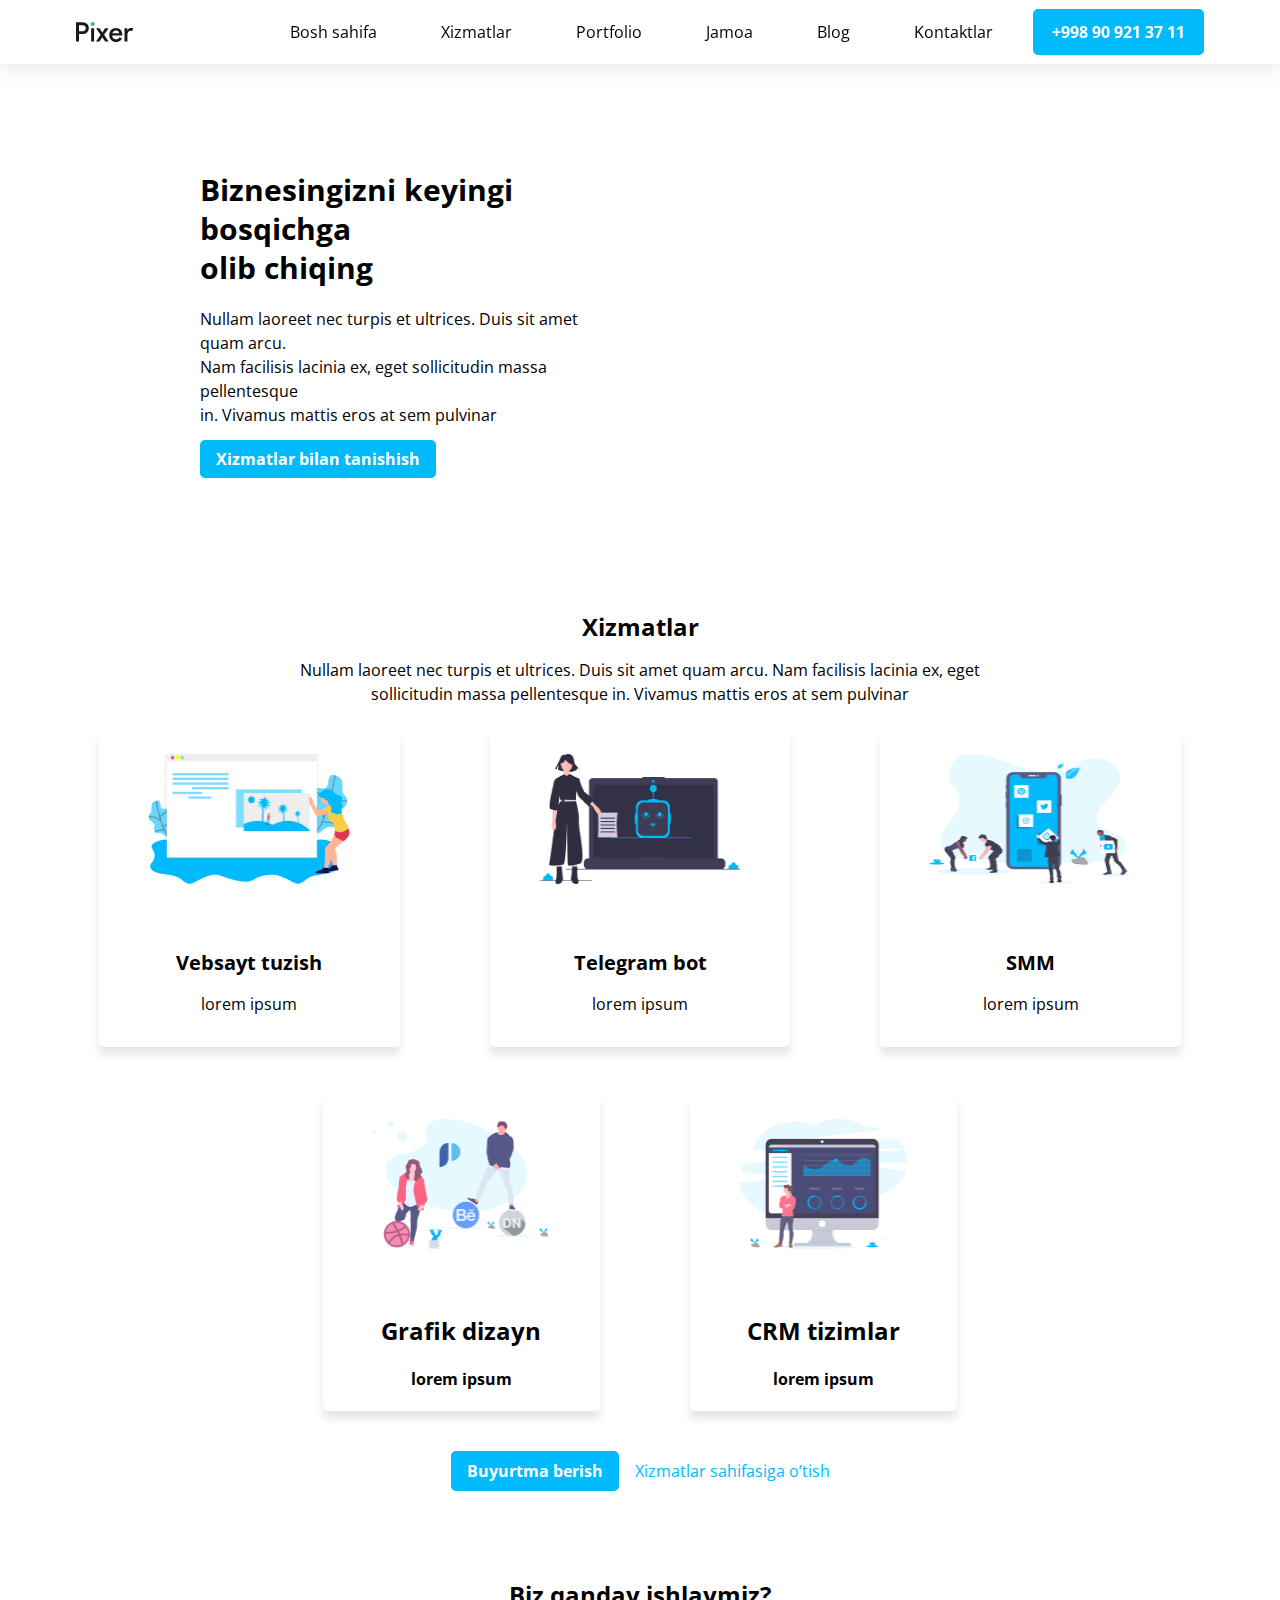
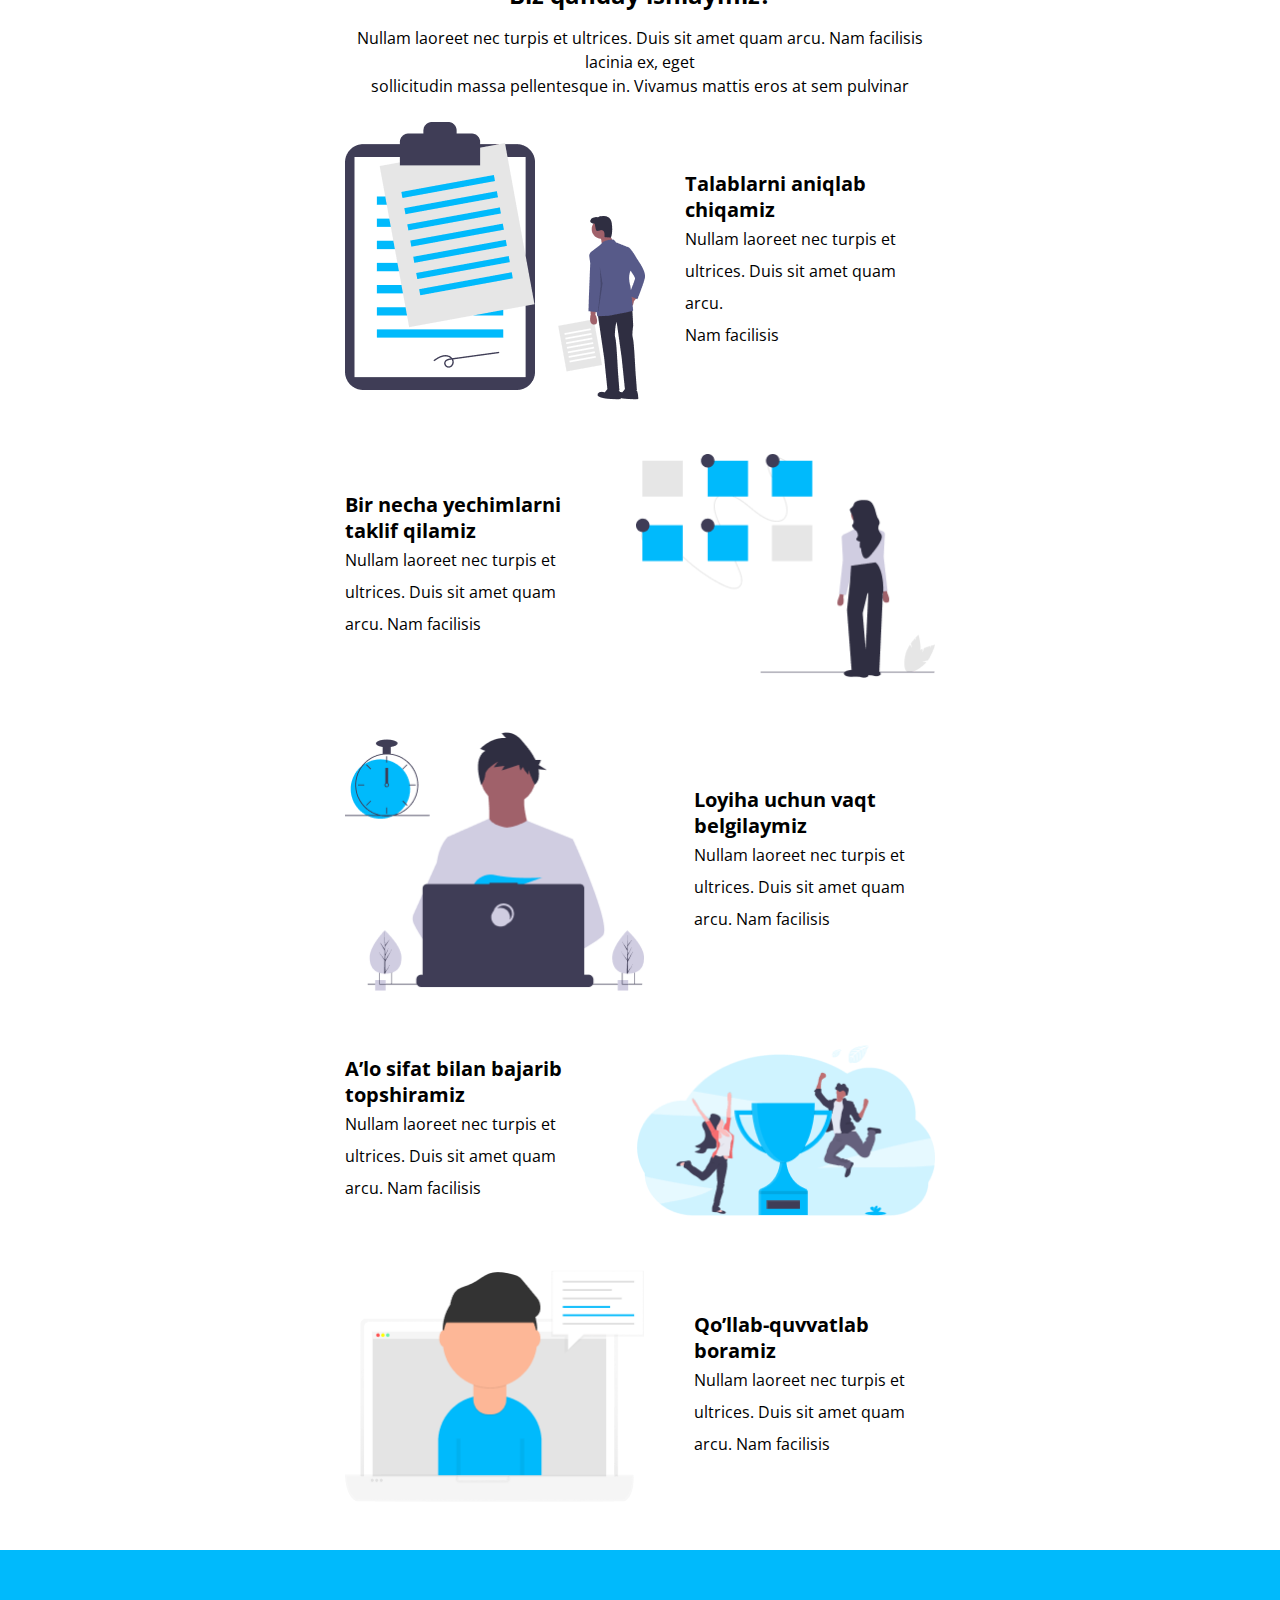
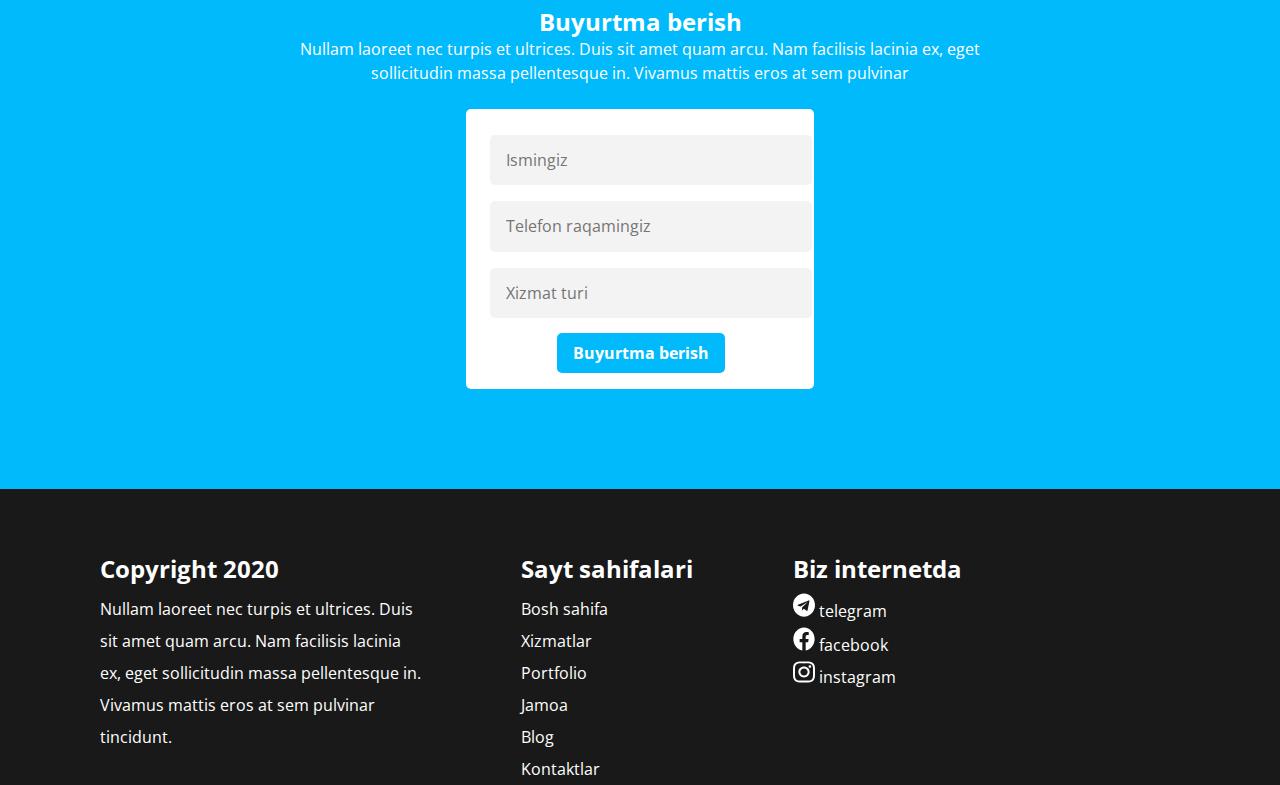
<file: Pixer/index.html>
<!DOCTYPE html>
<html lang="en">
<head>
    <meta charset="UTF-8">
    <meta http-equiv="X-UA-Compatible" content="IE=edge">
    <meta name="viewport" content="width=device-width, initial-scale=1.0">
    <title>Pixer</title>
    <link rel="stylesheet" href="css/normalize.css">
    <link rel="stylesheet" href="./css/main.css">
</head>
<body>
    <!-- HEADER -->
    <header class="hedaer">
        <div class="header__top">
            <a href="index.html">
                <img class="header__logo" src="images/svg/pixer-logo.svg" alt="pixer-logo" width="58.11px" height="20px">
            </a>
            <nav class="header__nav">
                <ul class="header__nav-list">
                    <li class="header__nav-item">
                        <a href="#">Bosh sahifa</a>
                    </li>
                            <li class="header__nav-item">
                                <a href="xizmatlar.html">Xizmatlar</a>
                                <ul class="header__dropdown-list">
                                    <li class="header__dropdown-item">
                                        <a href="#">Vebsayt</a>
                                    </li>
                                    <li class="header__dropdown-item">
                                        <a href="#">Telegram bot</a>
                                    </li>
                                    <li class="header__dropdown-item">
                                        <a href="#">SMM</a>
                                    </li>
                                    <li class="header__dropdown-item">
                                        <a href="#">Grafik dizayn</a>
                                    </li>
                                    <li class="header__dropdown-item">
                                        <a href="#">CRM tizim</a>
                                    </li>
                                </ul>
                            </li>
                    <li class="header__nav-item">
                        <a href="#">Portfolio</a>
                    </li>
                    <li class="header__nav-item">
                        <a href="#">Jamoa</a>
                    </li>
                    <li class="header__nav-item">
                        <a href="#">Blog</a>
                    </li>
                    <li class="header__nav-item">
                        <a href="#">Kontaktlar</a>
                    </li>
                </ul>
            </nav>
                <a class="header__number" href="tel:+998909213711">+998 90 921 37 11</a>
        </div>
        <div class="header__bottom">
            <div class="header__bottom-wrapper">
                <h1>Biznesingizni keyingi bosqichga <br>
                    olib chiqing</h1>
                <h3>Nullam laoreet nec turpis et ultrices. Duis sit amet quam arcu. <br> Nam facilisis lacinia ex, eget sollicitudin massa pellentesque <br> in. Vivamus mattis eros at sem pulvinar</h3>
                <a href="#scroll">Xizmatlar bilan tanishish</a>
            </div>
            <div class="header__you-tube">
                <iframe class="header__tube-link" width="458px" height="258px" src="https://www.youtube.com/embed/6_pru8U2RmM?controls=0" title="YouTube video player" frameborder="0" allow="accelerometer; autoplay; clipboard-write; encrypted-media; gyroscope; picture-in-picture" allowfullscreen></iframe>
            </div>
        </div>
    </header>
    <!-- HEADER END -->
    
    <!-- MAIN -->
    <main class="main">
        <div class="main__xizmatlar">
            <h2>Xizmatlar</h2>
            <h3>Nullam laoreet nec turpis et ultrices. Duis sit amet quam arcu. Nam facilisis lacinia ex, eget <br> sollicitudin massa pellentesque in. Vivamus mattis eros at sem pulvinar</h3>
            <div class="main__xizmatlar-info-one">
                <div class="main__xizmat-info">
                    <img src="images/png/website-illustration.png" alt="" width="202.79px" height="130px">
                    <h2>Vebsayt tuzish</h2>
                    <h4>lorem ipsum</h4>
                </div>
                <div class="main__xizmat-info">
                    <img src="images/png/bot-illustration.png" alt="" width="202.79px" height="130px">
                    <h2>Telegram bot</h2>
                    <h4>lorem ipsum</h4>
                </div>
                <div class="main__xizmat-info">
                    <img src="images/png/smm-illustration.png" alt="" width="202.79px" height="130px">
                    <h2>SMM</h2>
                    <h4>lorem ipsum</h4>
                </div>
            </div>
            <div class="main__xizmatlar-info-two">
                    <div class="main__xizmat-info">
                        <img src="images/png/design-illustration.png" alt="" width="178.91px" height="130px">
                        <h2>Grafik dizayn</h2>
                        <h4>lorem ipsum</h4>
                    </div>
                    <div class="main__xizmat-info">
                        <img src="images/png/crm-illustration.png" alt="" width="169.22px" height="130px">
                        <h2>CRM tizimlar</h2>
                        <h4>lorem ipsum</h4>
                    </div>
            </div>
            <div class="main__xizmatlar-link">
                <a href="#scroll">Buyurtma berish</a>
                <a href="#scroll">Xizmatlar sahifasiga o’tish</a>
            </div>
        </div>
        <div class="main__about-work">
            <div class="main__work-text-wrapper">
                <h2>Biz qanday ishlaymiz?</h2>
                <h3>Nullam laoreet nec turpis et ultrices. Duis sit amet quam arcu. Nam facilisis lacinia ex, eget <br> sollicitudin massa pellentesque in. Vivamus mattis eros at sem pulvinar</h3>
            </div>
                                                                                                                <!-- INFO -->
            <div class="main__work-info-section">
            <div class="main__work-info-one">
                <img src="images/png/step-illlustration.png" alt="" width="300px" height="278px">
                <div class="main__info-text-wrapper-one">
                    <h2>Talablarni aniqlab chiqamiz</h2>
                    <p>Nullam laoreet nec turpis et ultrices. Duis sit amet quam arcu. <br> Nam facilisis</p>
                </div>
            </div>
            <div class="main__work-info-two">
                <div class="main__info-text-wrapper-two">
                    <h2>Bir necha yechimlarni taklif qilamiz</h2>
                    <p>Nullam laoreet nec turpis et ultrices. Duis sit amet quam arcu. Nam facilisis</p>
                </div>
                <img src="images/png/step-illlustration (1).png" alt="" width="300px" height="224px">
            </div>
            <div class="main__work-info-three">
                <img src="images/png/step-illustration.png" alt="" width="300px" height="259px">
                <div class="main__info-text-wrapper-three">
                    <h2>Loyiha uchun vaqt belgilaymiz</h2>
                    <p>Nullam laoreet nec turpis et ultrices. Duis sit amet quam arcu. Nam facilisis</p>
                </div>
            </div>
            <div class="main__work-info-four">
                <div class="main__info-text-wrapper-four">
                    <h2>A’lo sifat bilan bajarib topshiramiz</h2>
                    <p>Nullam laoreet nec turpis et ultrices. Duis sit amet quam arcu. Nam facilisis</p>
                </div>
                <img src="images/png/step-illustration (1).png" alt="" width="300px" height="171px">
            </div>
            <div class="main__work-info-five">
                <img src="images/png/step-illustration (2).png" alt="" width="300px" height="232px">
                <div class="main__info-text-wrapper-five">
                    <h2>Qo’llab-quvvatlab boramiz</h2>
                    <p>Nullam laoreet nec turpis et ultrices. Duis sit amet quam arcu. Nam facilisis</p>
                </div>
            </div>
        </div>
    </div>
    </main>
    <!-- MAIN END -->

    <!-- FOOTER -->
    <footer class="footer">
        <div class="footer__footer-top">
            <h2>Buyurtma berish</h2>
            <h3>Nullam laoreet nec turpis et ultrices. Duis sit amet quam arcu. Nam facilisis lacinia ex, eget <br> sollicitudin massa pellentesque in. Vivamus mattis eros at sem pulvinar</h3>
            <div class="footer__form-section">
                <form id="scroll" class="footer__form" id="data" action="">
                    <input class="footer__input"  type="text" name="name" required placeholder="Ismingiz">
                    <input class="footer__input"  type="text" name="name" required placeholder="Telefon raqamingiz">
                    <input class="footer__input"  type="text" name="name" required placeholder="Xizmat turi">
                    <input class="footer__form-btn" type="submit" value="Buyurtma berish" form="data">
                    
                </form>
            </div>
            
        </div>
        <div class="footer__end">
            <div class="footer__end-text-wrapper">
                <h2>Copyright 2020</h2>
                <p>Nullam laoreet nec turpis et ultrices. Duis <br> sit amet quam arcu. Nam facilisis lacinia <br> ex, eget sollicitudin massa pellentesque in. <br> Vivamus mattis eros at sem pulvinar <br> tincidunt.</p>
            </div>
            <nav class="footer__end-nav">
                <ul class="footer__end-list">
                    <h2>Sayt sahifalari</h2>
                    <li class="footer__end-item">
                        Bosh sahifa
                    </li>
                    <li class="footer__end-item">
                        Xizmatlar
                    </li>
                    <li class="footer__end-item">
                        Portfolio
                    </li>
                    <li class="footer__end-item">
                        Jamoa
                    </li>
                    <li class="footer__end-item">
                        Blog
                    </li>
                    <li class="footer__end-item">
                        Kontaktlar
                    </li>
                </ul>
            </nav>
            <div class="footer__end-social-link">
                <h2>Biz internetda</h2>
                <div class="footer__link-telegram">
                    <a href="https://telegram.org/">
                        <img src="images/svg/telegram.svg" alt="">
                        telegram
                    </a>
                </div>
                <div class="footer__link-facebook">
                    <a href="https://www.facebook.com/">
                        <img src="images/svg/facebook.svg" alt="">
                        facebook
                    </a>
                </div>
                <div class="footer__link-instagram">
                    <a href="https://www.instagram.com/?theme=dark">
                        <img src="images/svg/instagram.svg" alt="">
                        instagram
                    </a>
                </div>
            </div>
        </div>
    </footer>
    <!-- FOOTER END -->
</body>
</html>
</file>
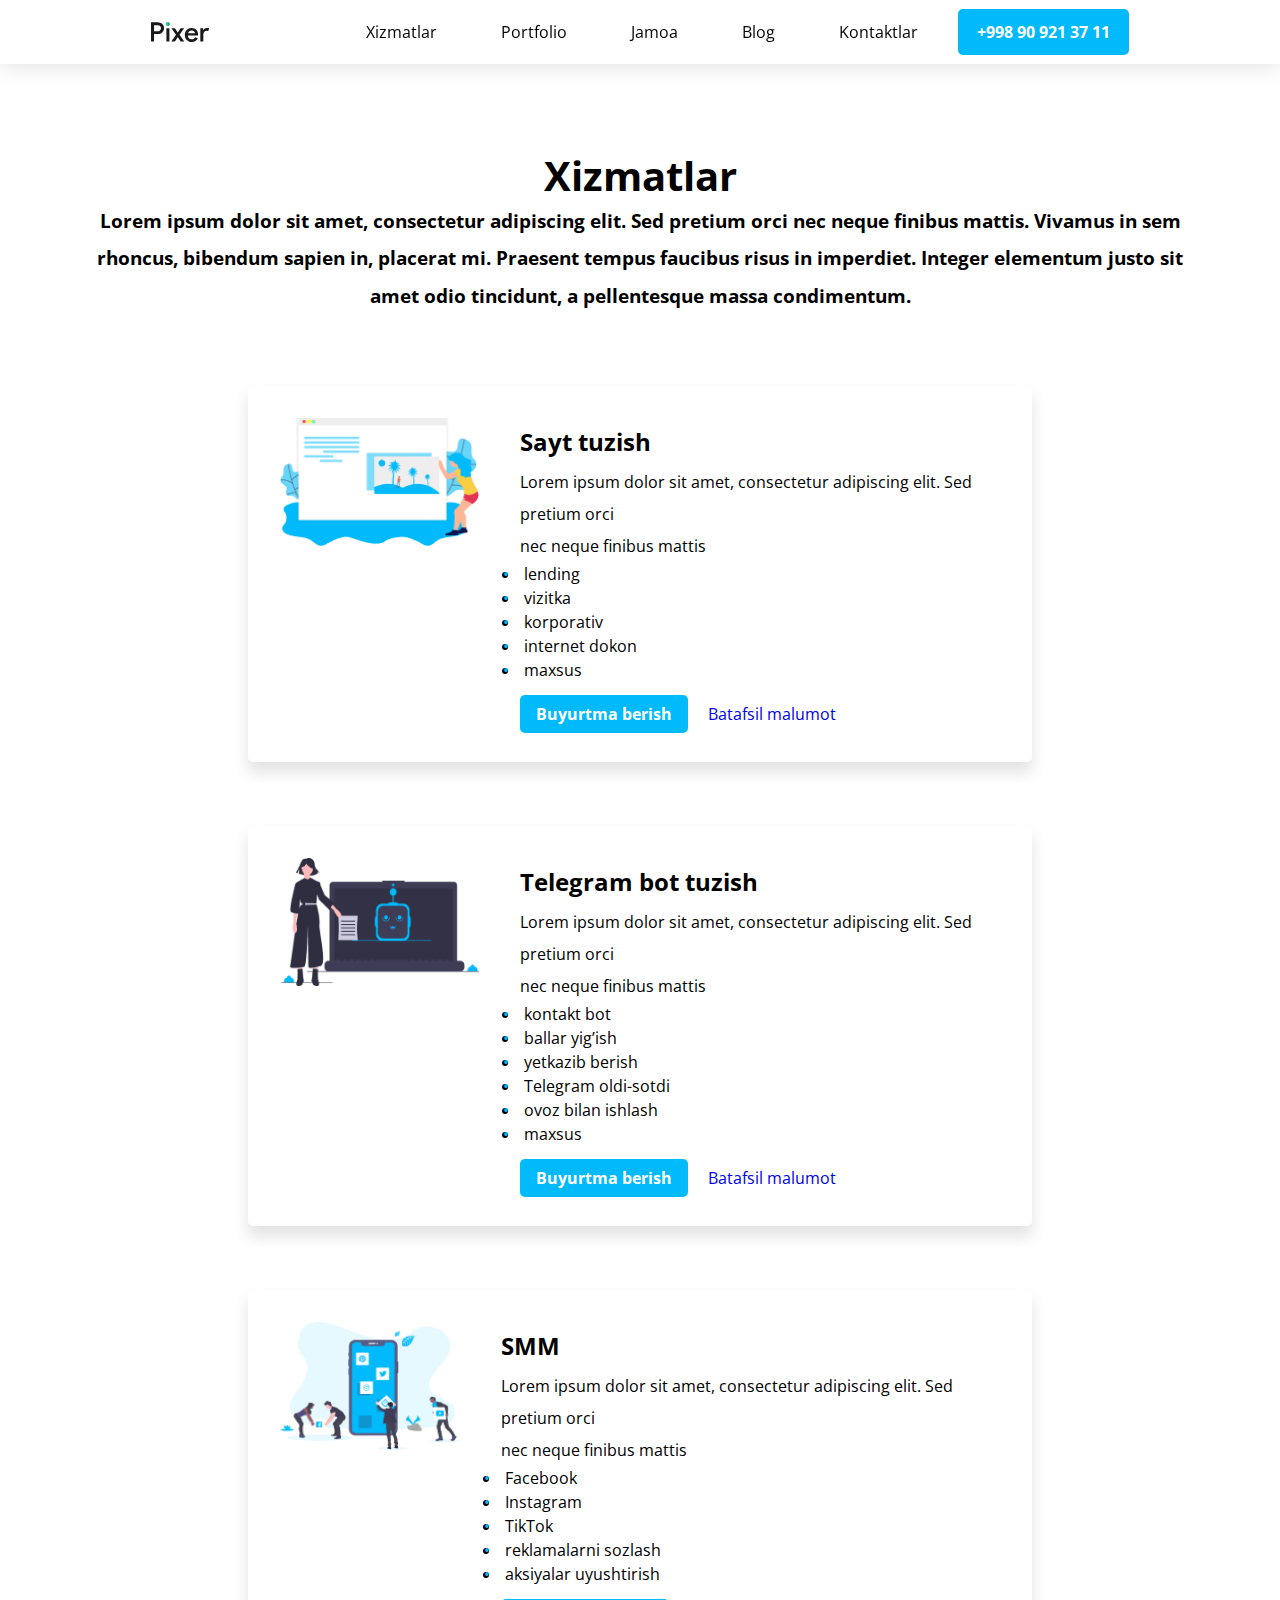
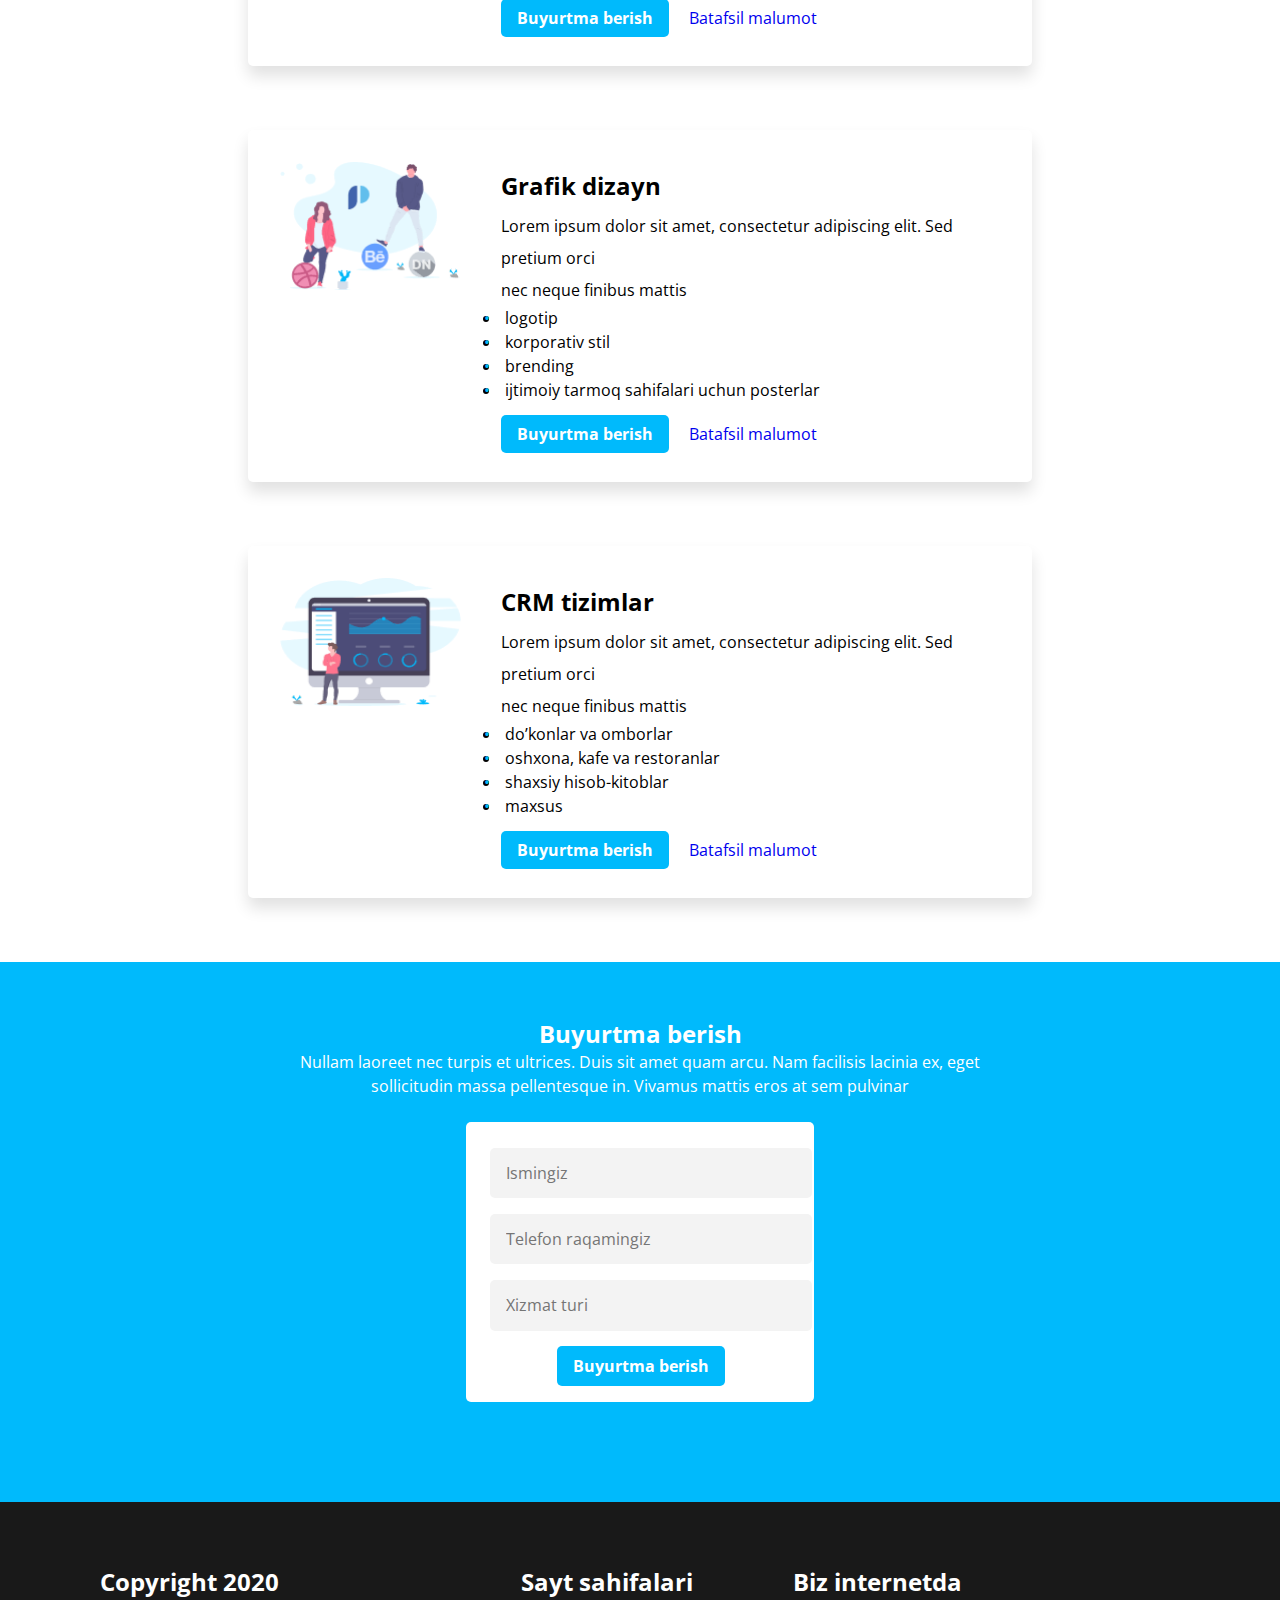
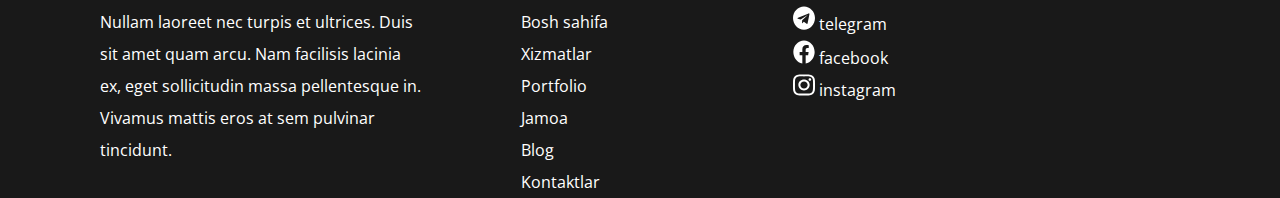
<file: Pixer/xizmatlar.html>
<!DOCTYPE html>
<html lang="en">
<head>
    <meta charset="UTF-8">
    <meta http-equiv="X-UA-Compatible" content="IE=edge">
    <meta name="viewport" content="width=device-width, initial-scale=1.0">
    <title>Pixer</title>
    <link rel="stylesheet" href="css/normalize.css">
    <link rel="stylesheet" href="./css/main.css">
</head>
<body>
    <!-- HEADER -->
    <header class="hedaer">
        <div class="header__top">
            <a href="index.html">
                <img class="header__logo" src="images/svg/pixer-logo.svg" alt="pixer-logo" width="58.11px" height="20px">
            </a>
            <nav class="header__nav">
                <ul class="header__nav-list">
                        <div class="header__dropdown">
                            <li class="header__nav-item">
                                <a href="#">Xizmatlar</a>
                            </li>
                            <div class="header__dropdown-content">
                                <a href="#">Vebsayt</a>
                                <a href="#">Telegram bot</a>
                                <a href="#">SMM</a>
                                <a href="#">Grafik dizayn</a>
                                <a href="#">CRM tizim</a>
                            </div>
                        </div>
                    <li class="header__nav-item">
                        <a href="#">Portfolio</a>
                    </li>
                    <li class="header__nav-item">
                        <a href="#">Jamoa</a>
                    </li>
                    <li class="header__nav-item">
                        <a href="#">Blog</a>
                    </li>
                    <li class="header__nav-item">
                        <a href="#">Kontaktlar</a>
                    </li>
                </ul>
            </nav>
                <h3 class="header__number">+998 90 921 37 11</h3>
        </div>
        <div class="header__bottom-xizmatlar">
            <h2>Xizmatlar</h2>
            <h3>Lorem ipsum dolor sit amet, consectetur adipiscing elit. Sed pretium orci nec neque finibus mattis. Vivamus in sem <br> rhoncus, bibendum sapien in, placerat mi. Praesent tempus faucibus risus in imperdiet. Integer elementum justo sit <br> amet odio tincidunt, a pellentesque massa condimentum.</h3>
        </div>
    </header>
    <!-- HEADER END -->
    <!-- MAIN -->
    <main class="main">
        <div class="main__cards-section">
            <div class="main__cards">
                <img src="images/png/website-illustration.png" alt="" width="200px" height="128px">
                <div class="main__cards-wrapper">
                    <h2>Sayt tuzish</h2>
                    <p>Lorem ipsum dolor sit amet, consectetur adipiscing elit. Sed pretium orci <br> nec neque finibus mattis</p>
                    <ul class="main__card-list">
                        <li class="main__card-item">
                            lending
                        </li>
                        <li class="main__card-item">
                            vizitka
                        </li>
                        <li class="main__card-item">
                            korporativ
                        </li>
                        <li class="main__card-item">
                            internet dokon
                        </li>
                        <li class="main__card-item">
                            maxsus
                        </li>
                    </ul>
                    <a class="main__cards-btn" href="#">Buyurtma berish</a>
                    <a href="#">Batafsil malumot</a>
                </div>
            </div>
        </div>
        <div class="main__cards-section">
            <div class="main__cards">
                <img src="images/png/bot-illustration.png" alt="" width="200px" height="128px">
                <div class="main__cards-wrapper">
                    <h2>Telegram bot tuzish</h2>
                    <p>Lorem ipsum dolor sit amet, consectetur adipiscing elit. Sed pretium orci <br> nec neque finibus mattis</p>
                    <ul class="main__card-list">
                        <li class="main__card-item">
                            kontakt bot
                        </li>
                        <li class="main__card-item">
                            ballar yig’ish
                        </li>
                        <li class="main__card-item">
                            yetkazib berish
                        </li>
                        <li class="main__card-item">
                            Telegram oldi-sotdi
                        </li>
                        <li class="main__card-item">
                            ovoz bilan ishlash
                        </li>
                        <li class="main__card-item">
                            maxsus
                        </li>
                    </ul>
                    <a class="main__cards-btn" href="#">Buyurtma berish</a>
                    <a href="#">Batafsil malumot</a>
                </div>
            </div>
        </div>
        <div class="main__cards-section">
            <div class="main__cards">
                <img src="images/png/smm-illustration.png" alt="" width="200px" height="128px">
                <div class="main__cards-wrapper">
                    <h2>SMM</h2>
                    <p>Lorem ipsum dolor sit amet, consectetur adipiscing elit. Sed pretium orci <br> nec neque finibus mattis</p>
                    <ul class="main__card-list">
                        <li class="main__card-item">
                            Facebook
                        </li>
                        <li class="main__card-item">
                            Instagram
                        </li>
                        <li class="main__card-item">
                            TikTok
                        </li>
                        <li class="main__card-item">
                            reklamalarni sozlash
                        </li>
                        <li class="main__card-item">
                            aksiyalar uyushtirish
                        </li>
                    </ul>
                    <a class="main__cards-btn" href="#">Buyurtma berish</a>
                    <a href="#">Batafsil malumot</a>
                </div>
            </div>
        </div>
        <div class="main__cards-section">
            <div class="main__cards">
                <img src="images/png/design-illustration.png" alt="" width="200px" height="128px">
                <div class="main__cards-wrapper">
                    <h2>Grafik dizayn</h2>
                    <p>Lorem ipsum dolor sit amet, consectetur adipiscing elit. Sed pretium orci <br> nec neque finibus mattis</p>
                    <ul class="main__card-list">
                        <li class="main__card-item">
                            logotip
                        </li>
                        <li class="main__card-item">
                            korporativ stil
                        </li>
                        <li class="main__card-item">
                            brending
                        </li>
                        <li class="main__card-item">
                            ijtimoiy tarmoq sahifalari uchun posterlar
                        </li>
                    </ul>
                    <a class="main__cards-btn" href="#">Buyurtma berish</a>
                    <a href="#">Batafsil malumot</a>
                </div>
            </div>
        </div>
        <div class="main__cards-section">
            <div class="main__cards">
                <img src="images/png/crm-illustration.png" alt="" width="200px" height="128px">
                <div class="main__cards-wrapper">
                    <h2>CRM tizimlar</h2>
                    <p>Lorem ipsum dolor sit amet, consectetur adipiscing elit. Sed pretium orci <br> nec neque finibus mattis</p>
                    <ul class="main__card-list">
                        <li class="main__card-item">
                            do’konlar va omborlar
                        </li>
                        <li class="main__card-item">
                            oshxona, kafe va restoranlar
                        </li>
                        <li class="main__card-item">
                            shaxsiy hisob-kitoblar
                        </li>
                        <li class="main__card-item">
                            maxsus
                        </li>
                    </ul>
                    <a class="main__cards-btn" href="#">Buyurtma berish</a>
                    <a href="#">Batafsil malumot</a>
                </div>
            </div>
        </div>
    </main>
    <!-- MAIN END -->
        <!-- FOOTER -->
        <footer class="footer">

            <div class="footer__footer-top">
                <h2>Buyurtma berish</h2>
                <h3>Nullam laoreet nec turpis et ultrices. Duis sit amet quam arcu. Nam facilisis lacinia ex, eget <br> sollicitudin massa pellentesque in. Vivamus mattis eros at sem pulvinar</h3>
                <div class="footer__form-section">
                    <form class="footer__form" id="data" action="">
                        <input class="footer__input"  type="text" name="name" required placeholder="Ismingiz">
                        <input class="footer__input"  type="text" name="name" required placeholder="Telefon raqamingiz">
                        <input class="footer__input"  type="text" name="name" required placeholder="Xizmat turi">
                        <input class="footer__form-btn" type="submit" value="Buyurtma berish" form="data">
                        
                    </form>
                </div>
                
            </div>
            <div class="footer__end">
                <div class="footer__end-text-wrapper">
                    <h2>Copyright 2020</h2>
                    <p>Nullam laoreet nec turpis et ultrices. Duis <br> sit amet quam arcu. Nam facilisis lacinia <br> ex, eget sollicitudin massa pellentesque in. <br> Vivamus mattis eros at sem pulvinar <br> tincidunt.</p>
                </div>
                <nav class="footer__end-nav">
                    <ul class="footer__end-list">
                        <h2>Sayt sahifalari</h2>
                        <li class="footer__end-item">
                            Bosh sahifa
                        </li>
                        <li class="footer__end-item">
                            Xizmatlar
                        </li>
                        <li class="footer__end-item">
                            Portfolio
                        </li>
                        <li class="footer__end-item">
                            Jamoa
                        </li>
                        <li class="footer__end-item">
                            Blog
                        </li>
                        <li class="footer__end-item">
                            Kontaktlar
                        </li>
                    </ul>
                </nav>
                <div class="footer__end-social-link">
                    <h2>Biz internetda</h2>
                    <div class="footer__link-telegram">
                        <a href="https://telegram.org/">
                            <img src="images/svg/telegram.svg" alt="">
                            telegram
                        </a>
                    </div>
                    <div class="footer__link-facebook">
                        <a href="https://www.facebook.com/">
                            <img src="images/svg/facebook.svg" alt="">
                            facebook
                        </a>
                    </div>
                    <div class="footer__link-instagram">
                        <a href="https://www.instagram.com/?theme=dark">
                            <img src="images/svg/instagram.svg" alt="">
                            instagram
                        </a>
                    </div>
                </div>
            </div>
        </footer>
        <!-- FOOTER END -->
    
</body>
</html>
</file>
<file: Pixer/css/main.css>
*,*::after,*::before{-webkit-box-sizing:border-box;box-sizing:border-box;margin:0;padding:0}html{height:100%;scroll-behavior:smooth;font-size:62.5%}body{height:100%;display:-webkit-box;display:-ms-flexbox;display:flex;-webkit-box-orient:vertical;-webkit-box-direction:normal;-ms-flex-direction:column;flex-direction:column;font-family:'Open Sans';font-weight:400;font-size:1.6rem;line-height:2}@font-face{font-family:'Open Sans';src:url("../fonts/OpenSans-Bold.woff2") format("woff2"),url("../fonts/OpenSans-Bold.woff") format("woff");font-weight:bold;font-style:normal;font-display:swap}@font-face{font-family:'Open Sans';src:url("../fonts/OpenSans-Regular.woff2") format("woff2"),url("../fonts/OpenSans-Regular.woff") format("woff");font-weight:normal;font-style:normal;font-display:swap}.footer__footer-top{padding-bottom:50px;padding-top:56px;text-align:center;background-color:#00BAFC}.footer__footer-top h2{color:white;font-weight:700;font-size:24px;line-height:31.2px;text-align:center}.footer__footer-top h3{color:white;font-weight:400;font-size:16px;line-height:24px;color:block}.footer__form{padding-top:10px;padding-left:24px}.footer__form-btn{margin-top:15px;margin-left:-23px;border:none;font-weight:700;font-size:16px;line-height:24px;background-color:#00BAFC;color:white;border-radius:5px;padding:8px 16px 8px 16px;text-decoration:none}.footer__form-btn:hover{background:rgba(0,186,252,0.8)}.footer__form-btn:active{background:rgba(0,186,252,0.6)}.footer__form-section{margin-left:auto;margin-top:24px;margin-right:auto;width:348px;height:280px;background-color:white;border-radius:5px;-webkit-box-align:center;-ms-flex-align:center;align-items:center;margin-bottom:50px}.footer__input{margin-top:16px;background-color:black;outline:none;border:none;padding:16px 100px 16px 16px;border-radius:5px;background-color:#F3F3F3;-webkit-box-align:center;-ms-flex-align:center;align-items:center;display:block}.footer__end{display:-webkit-box;display:-ms-flexbox;display:flex;color:white;background-color:#191919}.footer__end-text-wrapper{margin-left:100px;margin-right:100px;padding-top:56px}.footer__end-nav{margin-right:100px;margin-top:56px}.footer__end-list{list-style:none}.footer__end-item{cursor:pointer}.footer__end-item:active{color:#012e3e}.footer__end-item:hover{color:#00BAFC}.footer__end-social-link{margin-top:56px;-webkit-box-align:center;-ms-flex-align:center;align-items:center}.footer__end-social-link a{color:white;text-decoration:none}.footer__end-social-link a:hover{color:#00BAFC}.footer__end-social-link a:active{color:#046285}.main__xizmatlar{text-align:center}.main__xizmatlar h2{margin-top:56px;margin-bottom:16px;font-weight:700;font-size:24px;line-height:31.2px;text-align:center}.main__xizmatlar h3{font-weight:400;font-size:16px;line-height:24px;color:block}.main__xizmatlar-info-one{-webkit-box-pack:center;-ms-flex-pack:center;justify-content:center;margin-top:24px;margin-bottom:48px;display:-webkit-box;display:-ms-flexbox;display:flex}.main__xizmatlar-info-one h2{font-weight:700;font-size:20px;line-height:26px}.main__xizmatlar-info-one h4{font-weight:400;font-size:16px;line-height:24px;margin-bottom:15px}.main__xizmat-info{-webkit-transition:0.5px;transition:0.5px;-webkit-box-shadow:0px 8px 8px rgba(0,0,0,0.1);box-shadow:0px 8px 8px rgba(0,0,0,0.1);border-radius:5px;padding:24px 49px 16px 49px}.main__xizmat-info:hover{-webkit-box-shadow:0px 12px 21px rgba(0,0,0,0.1);box-shadow:0px 12px 21px rgba(0,0,0,0.1)}.main__xizmat-info:active{-webkit-box-shadow:0px 4px 4px rgba(0,0,0,0.2);box-shadow:0px 4px 4px rgba(0,0,0,0.2)}.main__xizmat-info:not(:last-child){margin-right:90px}.main__xizmatlar-info-two{-webkit-box-pack:center;-ms-flex-pack:center;justify-content:center;display:-webkit-box;display:-ms-flexbox;display:flex;margin-bottom:40px}.main__xizmatlar-link{margin-bottom:64px;display:-webkit-box;display:-ms-flexbox;display:flex;-webkit-box-pack:center;-ms-flex-pack:center;justify-content:center;-webkit-box-align:center;-ms-flex-align:center;align-items:center}.main__xizmatlar-link a:nth-child(1){font-weight:700;font-size:16px;line-height:24px;background-color:#00BAFC;color:white;border-radius:5px;padding:8px 16px 8px 16px;text-decoration:none;margin-right:16px}.main__xizmatlar-link a:nth-child(2){color:#00BAFC;text-decoration:none}.main__xizmatlar-link a:nth-child(2):hover{text-decoration:underline}.main__xizmatlar-link a:nth-child(2):active{text-decoration:underline;opacity:0.7}.main__xizmatlar-link a:nth-child(1):hover{background:rgba(0,186,252,0.8)}.main__xizmatlar-link a:nth-child(1):active{background:rgba(0,186,252,0.6)}.main__about-work{padding:24px 345px 48px 345px}.main__work-text-wrapper{text-align:center}.main__work-text-wrapper h2{font-weight:700;font-size:24px;line-height:31.2px;text-align:center;margin-bottom:16px}.main__work-text-wrapper h3{font-weight:400;font-size:16px;line-height:24px;color:block}.main__work-info-one{margin-top:24px;-webkit-box-align:center;-ms-flex-align:center;align-items:center;display:-webkit-box;display:-ms-flexbox;display:flex}.main__info-text-wrapper-one{margin-left:40px}.main__info-text-wrapper-one h2{font-weight:700;font-size:20px;line-height:26px}.main__info-text-wrapper-one h4{font-weight:400;font-size:16px;line-height:24px}.main__work-info-two{margin-top:54px;display:-webkit-box;display:-ms-flexbox;display:flex;-webkit-box-align:center;-ms-flex-align:center;align-items:center}.main__info-text-wrapper-two{margin-right:50px}.main__info-text-wrapper-two h2{font-weight:700;font-size:20px;line-height:26px}.main__info-text-wrapper-two h4{font-weight:400;font-size:16px;line-height:24px}.main__work-info-three{margin-top:54px;display:-webkit-box;display:-ms-flexbox;display:flex;-webkit-box-align:center;-ms-flex-align:center;align-items:center}.main__info-text-wrapper-three{margin-left:50px}.main__info-text-wrapper-three h2{font-weight:700;font-size:20px;line-height:26px}.main__info-text-wrapper-three h4{font-weight:400;font-size:16px;line-height:24px}.main__work-info-four{margin-top:54px;display:-webkit-box;display:-ms-flexbox;display:flex;-webkit-box-align:center;-ms-flex-align:center;align-items:center}.main__info-text-wrapper-four{margin-right:50px}.main__info-text-wrapper-four h2{font-weight:700;font-size:20px;line-height:26px}.main__info-text-wrapper-four h4{font-weight:400;font-size:16px;line-height:24px}.main__work-info-five{display:-webkit-box;display:-ms-flexbox;display:flex;-webkit-box-align:center;-ms-flex-align:center;align-items:center;margin-top:54px}.main__info-text-wrapper-five{margin-left:50px}.main__info-text-wrapper-five h2{font-weight:700;font-size:20px;line-height:26px}.main__info-text-wrapper-five h4{font-weight:400;font-size:16px;line-height:24px}.main__cards-section{padding:32px;margin-left:248px;margin-right:248px;background:#FFFFFF;-webkit-box-shadow:0px 10px 16px rgba(0,0,0,0.12);box-shadow:0px 10px 16px rgba(0,0,0,0.12);border-radius:5px;margin-bottom:64px}.main__cards-section ul li::before{content:"\2022";color:#00BAFC;font-weight:normal;display:inline-block;width:17px;margin-left:-17px}.main__cards-section li{font-weight:400;font-size:16px;line-height:24px}.main__cards-section ul{margin-bottom:16px}.main__cards{display:-webkit-box;display:-ms-flexbox;display:flex}.main__cards-wrapper{margin-left:40px}.main__cards-wrapper a{text-decoration:none}.main__cards-wrapper a:hover{text-decoration:underline}.main__cards-wrapper a:active{opacity:0.6}.main__cards-btn{margin-right:16px;font-weight:700;font-size:16px;line-height:24px;background-color:#00BAFC;color:white;border-radius:5px;padding:8px 16px 8px 16px;text-decoration:none}.header__top{position:fixed;background:white;width:100%;-webkit-box-pack:center;-ms-flex-pack:center;justify-content:center;-webkit-box-align:center;-ms-flex-align:center;align-items:center;display:-webkit-box;display:-ms-flexbox;display:flex;-webkit-box-shadow:0px 4px 20px rgba(0,0,0,0.1);box-shadow:0px 4px 20px rgba(0,0,0,0.1)}.header__nav-list{display:-webkit-box;display:-ms-flexbox;display:flex;list-style:none}.header__nav-item{padding:16px;display:block;position:relative}.header__nav-item a{text-decoration:none;color:black}.header__nav-item:hover .header__dropdown-list{visibility:visible}.header__dropdown-list{visibility:hidden;opacity:1;margin-top:16px;border-radius:5px;display:-webkit-box;display:-ms-flexbox;display:flex;-webkit-box-orient:vertical;-webkit-box-direction:normal;-ms-flex-direction:column;flex-direction:column;background-color:white;position:absolute;list-style:none;width:130px;left:0;-webkit-box-shadow:0px 4px 24px rgba(0,0,0,0.1);box-shadow:0px 4px 24px rgba(0,0,0,0.1)}.header__dropdown-item{-webkit-box-align:center;-ms-flex-align:center;align-items:center;padding-left:16px;width:100%}.header__dropdown-item:hover{background-color:#00BAFC}.header__dropdown-item:hover a{color:white}.header__dropdown-item:active{opacity:0.6;background-color:#00BAFC}.header__dropdown-item:active a{color:white}.header__dropdown-item:nth-child(1){margin-top:16px}.header__dropdown-item:nth-child(5){margin-bottom:16px}.header__nav-item::before{content:"";height:3px;background-color:#191919;display:inline-block;position:absolute;bottom:0;left:0;width:0}.header__nav-item:hover::before{width:100%}.header__nav-item:not(:last-child){margin-right:32px}.header__logo{-webkit-transition:0.5s ease;transition:0.5s ease;margin-right:140px;display:-webkit-box;display:-ms-flexbox;display:flex}.header__logo:hover{opacity:0.6}.header__logo:active{opacity:0.3}.header__number{-webkit-transition:0.5s ease;transition:0.5s ease;border:3px solid #00BAFC;font-weight:700;font-size:16px;line-height:24px;background-color:#00BAFC;color:white;border-radius:5px;padding:8px 16px 8px 16px;text-decoration:none;margin-left:24px}.header__number:hover{color:#00BAFC;background-color:white;border:3px solid #00BAFC}.header__number:active{color:white;background-color:#00BAFC99;border:3px solid #00BAFC99}.header__dropdown{display:inline-block;position:relative}.header__dropdown:hover{display:block}.header__dropdown-content{display:none;position:absolute;background-color:#f1f1f1;min-width:160px;-webkit-box-shadow:0px 8px 16px 0px rgba(0,0,0,0.2);box-shadow:0px 8px 16px 0px rgba(0,0,0,0.2);z-index:1}.header__bottom{margin-bottom:80px;margin-top:150px;display:-webkit-box;display:-ms-flexbox;display:flex}.header__bottom-wrapper{margin-left:200px;margin-right:205px}.header__bottom-wrapper h1{font-weight:700;font-size:30px;line-height:39px}.header__bottom-wrapper h3{margin-top:16px;margin-bottom:16px;font-weight:400;font-size:16px;line-height:24px;color:block}.header__bottom-wrapper a{font-weight:700;font-size:16px;line-height:24px;background-color:#00BAFC;color:white;border-radius:5px;padding:8px 16px 8px 16px;text-decoration:none}.header__bottom-wrapper a:hover{background:rgba(0,186,252,0.8)}.header__bottom-wrapper a:active{background:rgba(0,186,252,0.6)}.header__tube-link{border-radius:5px}.header__bottom-xizmatlar{text-align:center;margin-left:auto;margin-right:auto}.header__bottom-xizmatlar h2{margin-top:72px;font-weight:700;font-size:40px;line-height:52px}.header__bottom-xizmatlar{margin-top:150px;margin-bottom:72px}
/*# sourceMappingURL=main.css.map */
</file>
